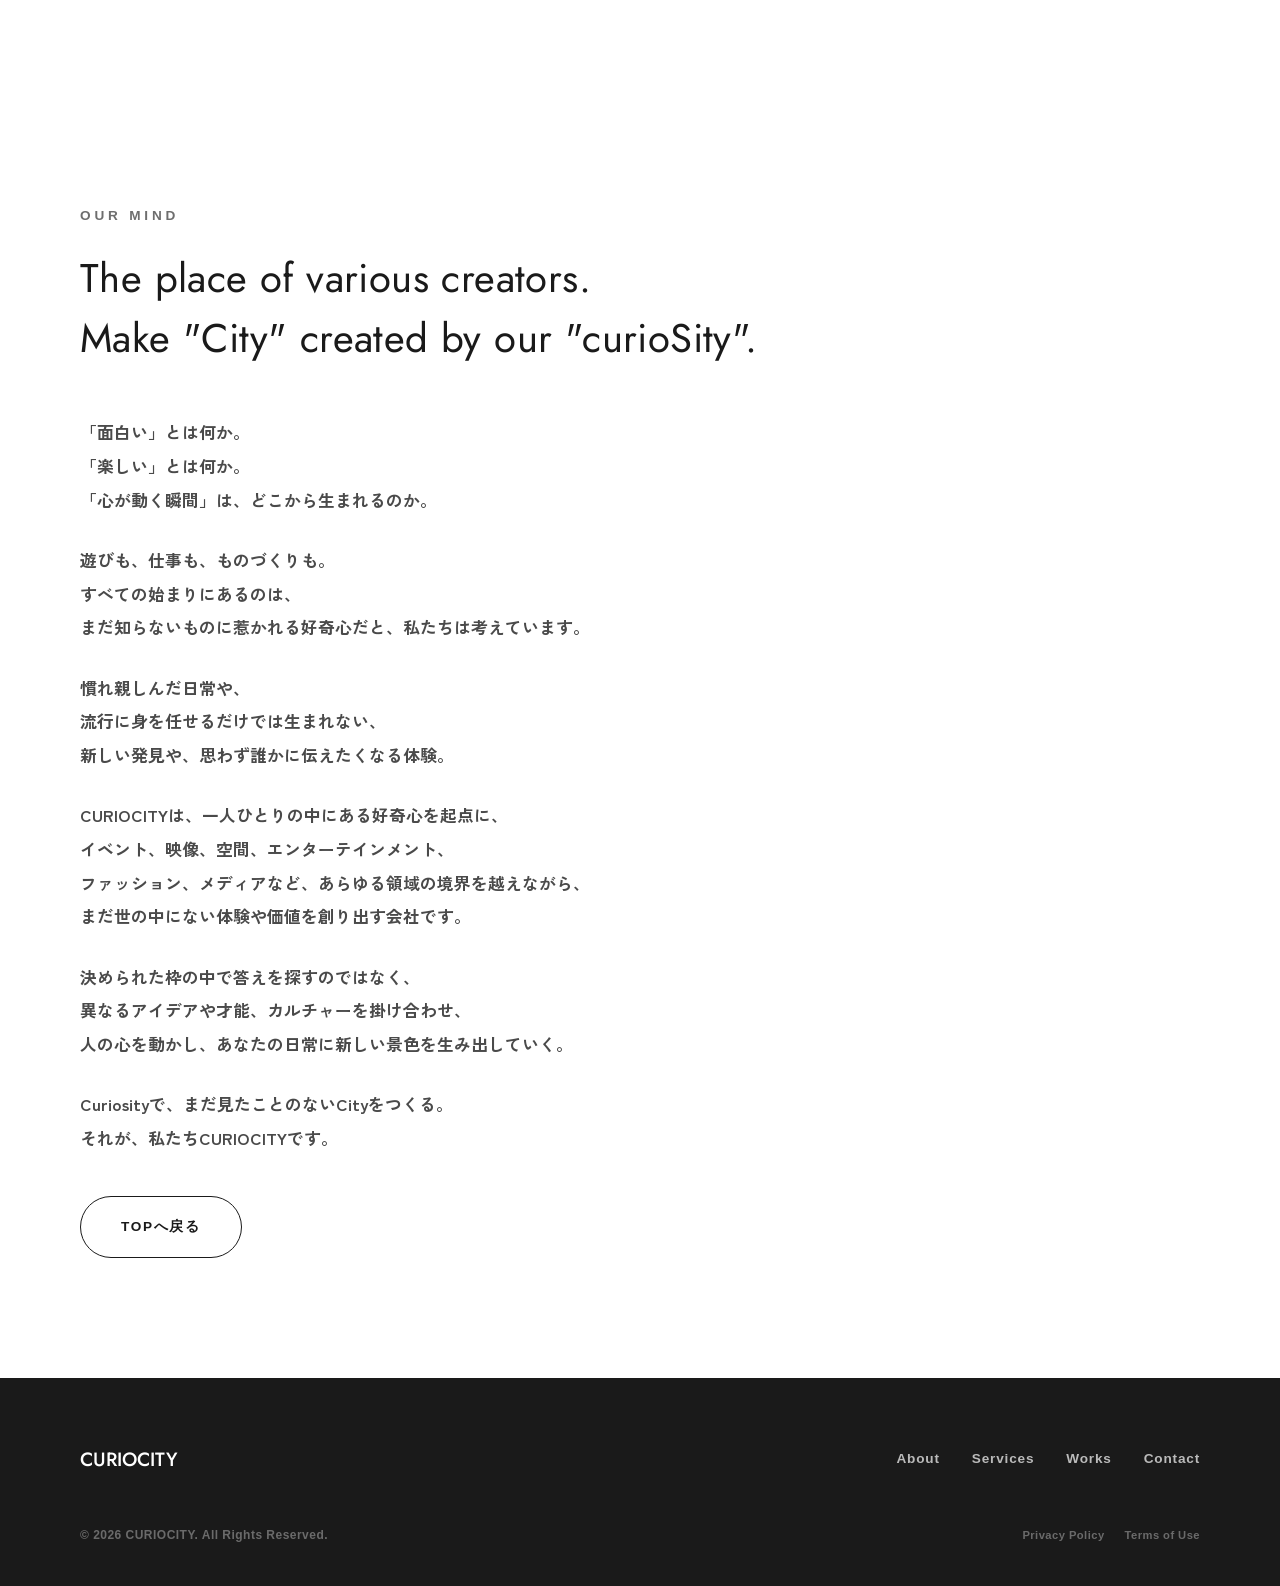
<file: about.html>
<!DOCTYPE html>
<html lang="ja">
<head>
<!-- Google tag (gtag.js) -->
<script async src="https://www.googletagmanager.com/gtag/js?id=G-DSJXKPW8YB"></script>
<script>
  window.dataLayer = window.dataLayer || [];
  function gtag(){dataLayer.push(arguments);}
  gtag('js', new Date());

  gtag('config', 'G-DSJXKPW8YB');
</script>
<meta charset="UTF-8">
<meta name="viewport" content="width=device-width, initial-scale=1.0">
<title>About | 株式会社CURIOCITY</title>
<meta name="description" content="株式会社CURIOCITYについて。好奇心を起点に企画からプロデュースまで手がけるクリエイティブカンパニーの理念、事業内容、会社情報をご紹介します。">
<link rel="canonical" href="https://curiocitytokyo.com/about.html">

<!-- Favicon -->
<link rel="icon" type="image/png" sizes="32x32" href="assets/icons/favicon-32.png">
<link rel="icon" type="image/png" sizes="16x16" href="assets/icons/favicon-16.png">
<link rel="apple-touch-icon" sizes="180x180" href="assets/icons/apple-touch-icon.png">
<link rel="icon" type="image/png" sizes="192x192" href="assets/icons/icon-192.png">

<!-- Open Graph / Facebook -->
<meta property="og:type" content="website">
<meta property="og:url" content="https://curiocitytokyo.com/about.html">
<meta property="og:title" content="About | 株式会社CURIOCITY">
<meta property="og:description" content="株式会社CURIOCITYについて。好奇心を起点に企画からプロデュースまで手がけるクリエイティブカンパニーの理念、事業内容、会社情報をご紹介します。">
<meta property="og:image" content="https://curiocitytokyo.com/assets/images/works/01-anime-tokyo-night.jpeg">
<meta property="og:locale" content="ja_JP">
<meta property="og:site_name" content="CURIOCITY">

<!-- Twitter -->
<meta name="twitter:card" content="summary_large_image">
<meta name="twitter:title" content="About | 株式会社CURIOCITY">
<meta name="twitter:description" content="株式会社CURIOCITYについて。好奇心を起点に企画からプロデュースまで手がけるクリエイティブカンパニーの理念、事業内容、会社情報をご紹介します。">
<meta name="twitter:image" content="https://curiocitytokyo.com/assets/images/works/01-anime-tokyo-night.jpeg">

<link rel="preconnect" href="https://fonts.googleapis.com">
<link rel="preconnect" href="https://fonts.gstatic.com" crossorigin>
<link href="https://fonts.googleapis.com/css2?family=Zen+Kaku+Gothic+New:wght@300;400;500;700;900&family=Jost:wght@300;400;500;600;700&display=swap" rel="stylesheet">
<link rel="stylesheet" href="css/style.css?v=6">
</head>
<body>

<div class="cursor-dot" aria-hidden="true"></div>

<!-- ==================== HEADER ==================== -->
<header class="header" id="header">
  <div class="header__inner">
    <a href="index.html#top" class="header__logo">CURIOCITY</a>

    <nav class="header__nav" id="header-nav">
      <ul class="header__nav-list">
        <li><a href="index.html#about" class="nav-link">About</a></li>
        <li><a href="index.html#services" class="nav-link">Services</a></li>
        <li><a href="works.html" class="nav-link">Works</a></li>
        <li><a href="index.html#contact" class="nav-link nav-link--cta">Contact</a></li>
      </ul>
    </nav>

    <button class="header__toggle" id="nav-toggle" aria-label="メニューを開く" aria-expanded="false" aria-controls="header-nav">
      <span></span>
      <span></span>
      <span></span>
    </button>
  </div>
</header>

<main id="top">

  <!-- ==================== ABOUT HERO ==================== -->
  <section class="about-hero">
    <div class="about-hero__motion" aria-hidden="true">
    </div>
    <div class="section-inner">
      <p class="section-label" data-reveal>OUR MIND</p>
      <h1 class="about-hero__title" data-reveal>
        The place of various creators.<br>
        Make &quot;City&quot; created by our &quot;curioSity&quot;.
      </h1>
      <div class="about-hero__lead" data-reveal>
        <p>
          「面白い」とは何か。<br>
          「楽しい」とは何か。<br>
          「心が動く瞬間」は、どこから生まれるのか。
        </p>
        <p>
          遊びも、仕事も、ものづくりも。<br>
          すべての始まりにあるのは、<br>
          まだ知らないものに惹かれる好奇心だと、私たちは考えています。
        </p>
        <p>
          慣れ親しんだ日常や、<br>
          流行に身を任せるだけでは生まれない、<br>
          新しい発見や、思わず誰かに伝えたくなる体験。
        </p>
        <p>
          CURIOCITYは、一人ひとりの中にある好奇心を起点に、<br>
          イベント、映像、空間、エンターテインメント、<br>
          ファッション、メディアなど、あらゆる領域の境界を越えながら、<br>
          まだ世の中にない体験や価値を創り出す会社です。
        </p>
        <p>
          決められた枠の中で答えを探すのではなく、<br>
          異なるアイデアや才能、カルチャーを掛け合わせ、<br>
          人の心を動かし、あなたの日常に新しい景色を生み出していく。
        </p>
        <p>
          Curiosityで、まだ見たことのないCityをつくる。<br>
          それが、私たちCURIOCITYです。
        </p>
      </div>
      <div class="about__cta" data-reveal>
        <a href="index.html#top" class="btn-outline">TOPへ戻る</a>
      </div>
    </div>
  </section>

</main>

<!-- ==================== FOOTER ==================== -->
<footer class="footer">
  <div class="section-inner footer__inner">
    <a href="index.html#top" class="footer__logo">CURIOCITY</a>
    <ul class="footer__nav">
      <li><a href="index.html#about">About</a></li>
      <li><a href="index.html#services">Services</a></li>
      <li><a href="works.html">Works</a></li>
      <li><a href="index.html#contact">Contact</a></li>
    </ul>
    <div class="footer__bottom">
      <p class="footer__copy">&copy; 2026 CURIOCITY. All Rights Reserved.</p>
      <div class="footer__legal">
        <a href="privacy-policy.html">Privacy Policy</a>
        <a href="terms-of-use.html">Terms of Use</a>
      </div>
    </div>
  </div>
</footer>

<script src="js/script.js?v=27"></script>
</body>
</html>
</file>
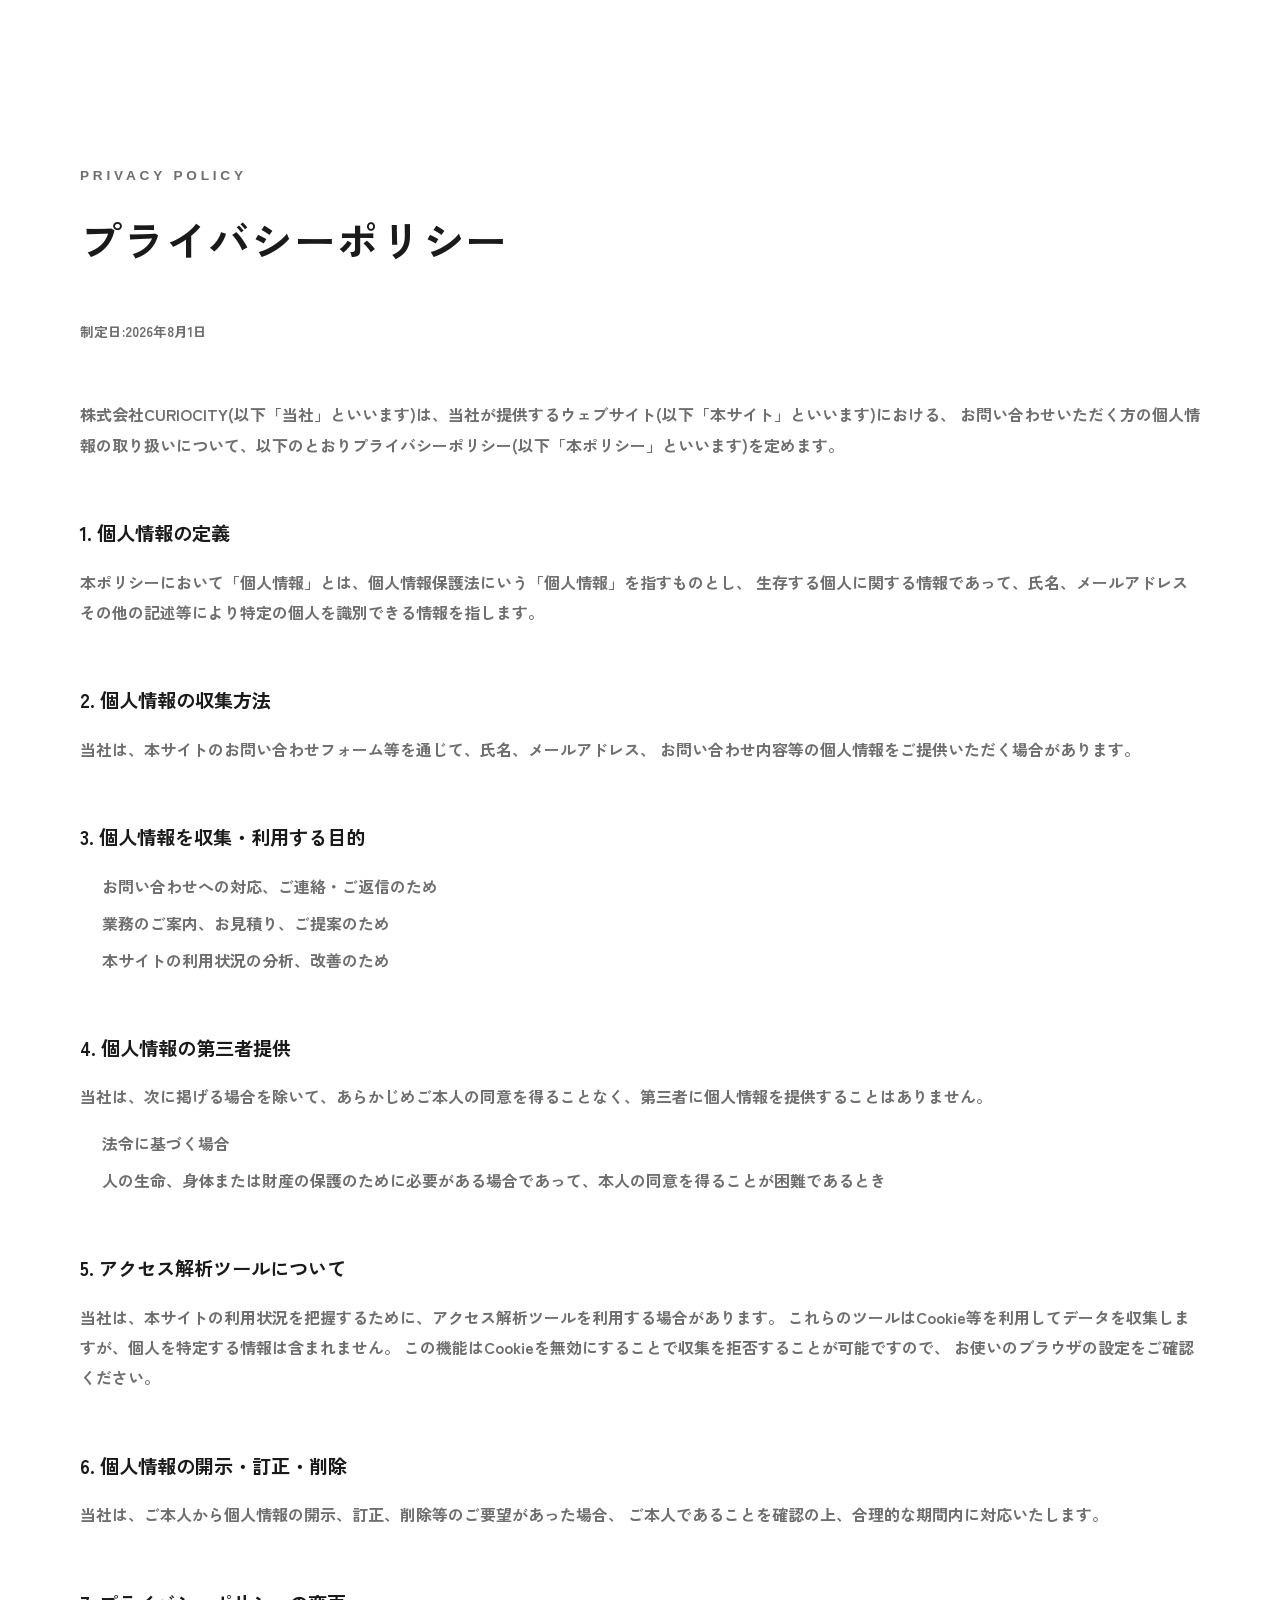
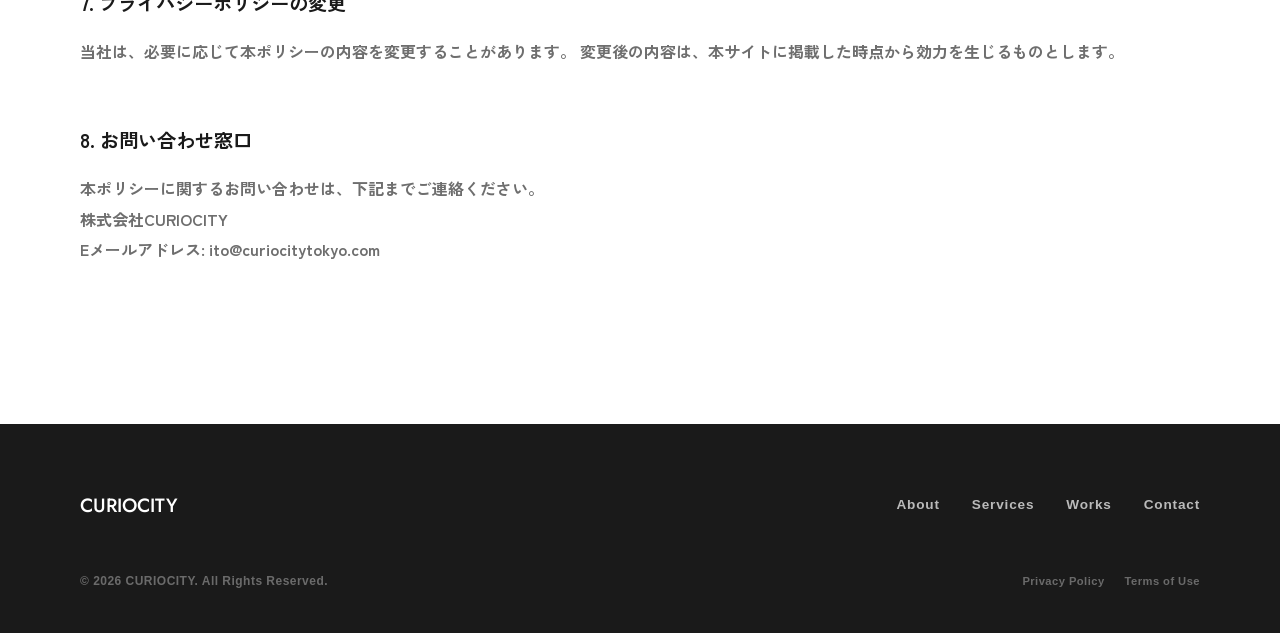
<file: privacy-policy.html>
<!DOCTYPE html>
<html lang="ja">
<head>
<!-- Google tag (gtag.js) -->
<script async src="https://www.googletagmanager.com/gtag/js?id=G-DSJXKPW8YB"></script>
<script>
  window.dataLayer = window.dataLayer || [];
  function gtag(){dataLayer.push(arguments);}
  gtag('js', new Date());

  gtag('config', 'G-DSJXKPW8YB');
</script>
<meta charset="UTF-8">
<meta name="viewport" content="width=device-width, initial-scale=1.0">
<title>Privacy Policy | 株式会社CURIOCITY</title>
<meta name="description" content="株式会社CURIOCITYのプライバシーポリシー(個人情報保護方針)です。">
<link rel="canonical" href="https://curiocitytokyo.com/privacy-policy.html">
<meta name="robots" content="noindex">

<!-- Favicon -->
<link rel="icon" type="image/png" sizes="32x32" href="assets/icons/favicon-32.png">
<link rel="icon" type="image/png" sizes="16x16" href="assets/icons/favicon-16.png">
<link rel="apple-touch-icon" sizes="180x180" href="assets/icons/apple-touch-icon.png">
<link rel="icon" type="image/png" sizes="192x192" href="assets/icons/icon-192.png">

<link rel="preconnect" href="https://fonts.googleapis.com">
<link rel="preconnect" href="https://fonts.gstatic.com" crossorigin>
<link href="https://fonts.googleapis.com/css2?family=Zen+Kaku+Gothic+New:wght@300;400;500;700;900&family=Jost:wght@300;400;500;600;700&display=swap" rel="stylesheet">
<link rel="stylesheet" href="css/style.css?v=6">
</head>
<body>

<div class="cursor-dot" aria-hidden="true"></div>

<!-- ==================== HEADER ==================== -->
<header class="header" id="header">
  <div class="header__inner">
    <a href="index.html#top" class="header__logo">CURIOCITY</a>

    <nav class="header__nav" id="header-nav">
      <ul class="header__nav-list">
        <li><a href="index.html#about" class="nav-link">About</a></li>
        <li><a href="index.html#services" class="nav-link">Services</a></li>
        <li><a href="works.html" class="nav-link">Works</a></li>
        <li><a href="index.html#contact" class="nav-link nav-link--cta">Contact</a></li>
      </ul>
    </nav>

    <button class="header__toggle" id="nav-toggle" aria-label="メニューを開く" aria-expanded="false" aria-controls="header-nav">
      <span></span>
      <span></span>
      <span></span>
    </button>
  </div>
</header>

<main id="top">

  <!-- ==================== PRIVACY POLICY ==================== -->
  <section class="legal legal--page">
    <div class="section-inner">
      <p class="section-label" data-reveal>PRIVACY POLICY</p>
      <h1 class="section-title" data-reveal>プライバシーポリシー</h1>
      <p class="legal__updated" data-reveal>制定日:2026年8月1日</p>

      <div class="legal__content" data-reveal>
        <p>
          株式会社CURIOCITY(以下「当社」といいます)は、当社が提供するウェブサイト(以下「本サイト」といいます)における、
          お問い合わせいただく方の個人情報の取り扱いについて、以下のとおりプライバシーポリシー(以下「本ポリシー」といいます)を定めます。
        </p>

        <h2>1. 個人情報の定義</h2>
        <p>
          本ポリシーにおいて「個人情報」とは、個人情報保護法にいう「個人情報」を指すものとし、
          生存する個人に関する情報であって、氏名、メールアドレスその他の記述等により特定の個人を識別できる情報を指します。
        </p>

        <h2>2. 個人情報の収集方法</h2>
        <p>
          当社は、本サイトのお問い合わせフォーム等を通じて、氏名、メールアドレス、
          お問い合わせ内容等の個人情報をご提供いただく場合があります。
        </p>

        <h2>3. 個人情報を収集・利用する目的</h2>
        <ul>
          <li>お問い合わせへの対応、ご連絡・ご返信のため</li>
          <li>業務のご案内、お見積り、ご提案のため</li>
          <li>本サイトの利用状況の分析、改善のため</li>
        </ul>

        <h2>4. 個人情報の第三者提供</h2>
        <p>
          当社は、次に掲げる場合を除いて、あらかじめご本人の同意を得ることなく、第三者に個人情報を提供することはありません。
        </p>
        <ul>
          <li>法令に基づく場合</li>
          <li>人の生命、身体または財産の保護のために必要がある場合であって、本人の同意を得ることが困難であるとき</li>
        </ul>

        <h2>5. アクセス解析ツールについて</h2>
        <p>
          当社は、本サイトの利用状況を把握するために、アクセス解析ツールを利用する場合があります。
          これらのツールはCookie等を利用してデータを収集しますが、個人を特定する情報は含まれません。
          この機能はCookieを無効にすることで収集を拒否することが可能ですので、
          お使いのブラウザの設定をご確認ください。
        </p>

        <h2>6. 個人情報の開示・訂正・削除</h2>
        <p>
          当社は、ご本人から個人情報の開示、訂正、削除等のご要望があった場合、
          ご本人であることを確認の上、合理的な期間内に対応いたします。
        </p>

        <h2>7. プライバシーポリシーの変更</h2>
        <p>
          当社は、必要に応じて本ポリシーの内容を変更することがあります。
          変更後の内容は、本サイトに掲載した時点から効力を生じるものとします。
        </p>

        <h2>8. お問い合わせ窓口</h2>
        <p>
          本ポリシーに関するお問い合わせは、下記までご連絡ください。<br>
          株式会社CURIOCITY<br>
          Eメールアドレス: <a href="mailto:ito@curiocitytokyo.com">ito@curiocitytokyo.com</a>
        </p>
      </div>
    </div>
  </section>

</main>

<!-- ==================== FOOTER ==================== -->
<footer class="footer">
  <div class="section-inner footer__inner">
    <a href="index.html#top" class="footer__logo">CURIOCITY</a>
    <ul class="footer__nav">
      <li><a href="index.html#about">About</a></li>
      <li><a href="index.html#services">Services</a></li>
      <li><a href="works.html">Works</a></li>
      <li><a href="index.html#contact">Contact</a></li>
    </ul>
    <div class="footer__bottom">
      <p class="footer__copy">&copy; 2026 CURIOCITY. All Rights Reserved.</p>
      <div class="footer__legal">
        <a href="privacy-policy.html">Privacy Policy</a>
        <a href="terms-of-use.html">Terms of Use</a>
      </div>
    </div>
  </div>
</footer>

<script src="js/script.js?v=27"></script>
</body>
</html>
</file>
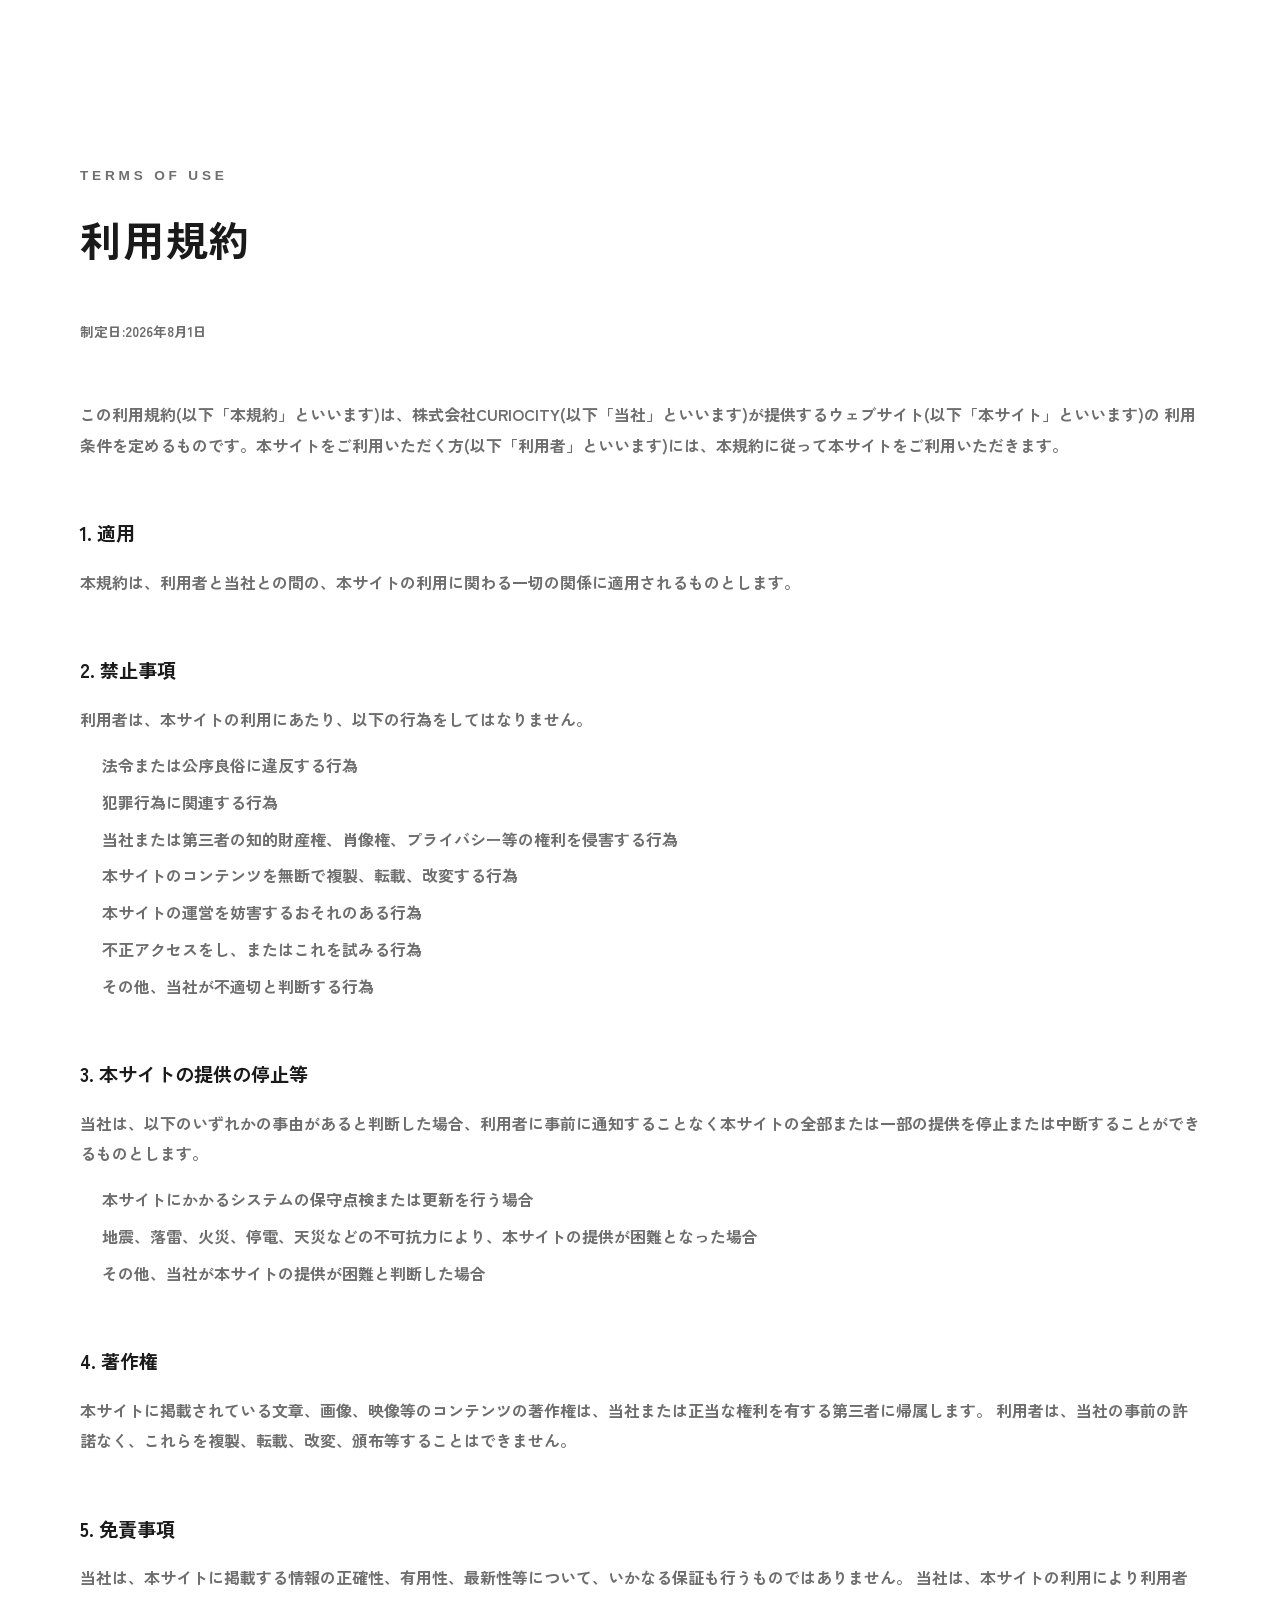
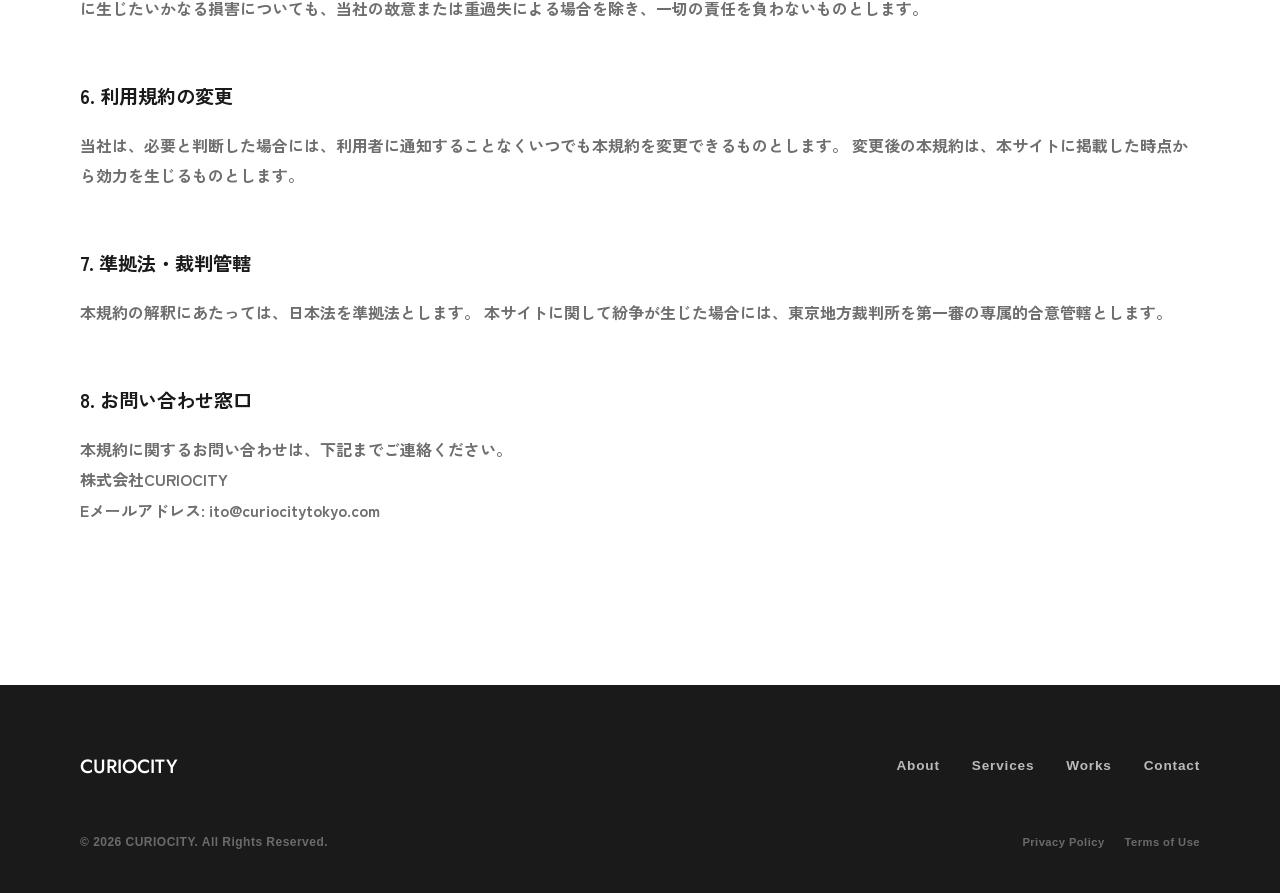
<file: terms-of-use.html>
<!DOCTYPE html>
<html lang="ja">
<head>
<!-- Google tag (gtag.js) -->
<script async src="https://www.googletagmanager.com/gtag/js?id=G-DSJXKPW8YB"></script>
<script>
  window.dataLayer = window.dataLayer || [];
  function gtag(){dataLayer.push(arguments);}
  gtag('js', new Date());

  gtag('config', 'G-DSJXKPW8YB');
</script>
<meta charset="UTF-8">
<meta name="viewport" content="width=device-width, initial-scale=1.0">
<title>Terms of Use | 株式会社CURIOCITY</title>
<meta name="description" content="株式会社CURIOCITYの利用規約です。">
<link rel="canonical" href="https://curiocitytokyo.com/terms-of-use.html">
<meta name="robots" content="noindex">

<!-- Favicon -->
<link rel="icon" type="image/png" sizes="32x32" href="assets/icons/favicon-32.png">
<link rel="icon" type="image/png" sizes="16x16" href="assets/icons/favicon-16.png">
<link rel="apple-touch-icon" sizes="180x180" href="assets/icons/apple-touch-icon.png">
<link rel="icon" type="image/png" sizes="192x192" href="assets/icons/icon-192.png">

<link rel="preconnect" href="https://fonts.googleapis.com">
<link rel="preconnect" href="https://fonts.gstatic.com" crossorigin>
<link href="https://fonts.googleapis.com/css2?family=Zen+Kaku+Gothic+New:wght@300;400;500;700;900&family=Jost:wght@300;400;500;600;700&display=swap" rel="stylesheet">
<link rel="stylesheet" href="css/style.css?v=6">
</head>
<body>

<div class="cursor-dot" aria-hidden="true"></div>

<!-- ==================== HEADER ==================== -->
<header class="header" id="header">
  <div class="header__inner">
    <a href="index.html#top" class="header__logo">CURIOCITY</a>

    <nav class="header__nav" id="header-nav">
      <ul class="header__nav-list">
        <li><a href="index.html#about" class="nav-link">About</a></li>
        <li><a href="index.html#services" class="nav-link">Services</a></li>
        <li><a href="works.html" class="nav-link">Works</a></li>
        <li><a href="index.html#contact" class="nav-link nav-link--cta">Contact</a></li>
      </ul>
    </nav>

    <button class="header__toggle" id="nav-toggle" aria-label="メニューを開く" aria-expanded="false" aria-controls="header-nav">
      <span></span>
      <span></span>
      <span></span>
    </button>
  </div>
</header>

<main id="top">

  <!-- ==================== TERMS OF USE ==================== -->
  <section class="legal legal--page">
    <div class="section-inner">
      <p class="section-label" data-reveal>TERMS OF USE</p>
      <h1 class="section-title" data-reveal>利用規約</h1>
      <p class="legal__updated" data-reveal>制定日:2026年8月1日</p>

      <div class="legal__content" data-reveal>
        <p>
          この利用規約(以下「本規約」といいます)は、株式会社CURIOCITY(以下「当社」といいます)が提供するウェブサイト(以下「本サイト」といいます)の
          利用条件を定めるものです。本サイトをご利用いただく方(以下「利用者」といいます)には、本規約に従って本サイトをご利用いただきます。
        </p>

        <h2>1. 適用</h2>
        <p>
          本規約は、利用者と当社との間の、本サイトの利用に関わる一切の関係に適用されるものとします。
        </p>

        <h2>2. 禁止事項</h2>
        <p>
          利用者は、本サイトの利用にあたり、以下の行為をしてはなりません。
        </p>
        <ul>
          <li>法令または公序良俗に違反する行為</li>
          <li>犯罪行為に関連する行為</li>
          <li>当社または第三者の知的財産権、肖像権、プライバシー等の権利を侵害する行為</li>
          <li>本サイトのコンテンツを無断で複製、転載、改変する行為</li>
          <li>本サイトの運営を妨害するおそれのある行為</li>
          <li>不正アクセスをし、またはこれを試みる行為</li>
          <li>その他、当社が不適切と判断する行為</li>
        </ul>

        <h2>3. 本サイトの提供の停止等</h2>
        <p>
          当社は、以下のいずれかの事由があると判断した場合、利用者に事前に通知することなく本サイトの全部または一部の提供を停止または中断することができるものとします。
        </p>
        <ul>
          <li>本サイトにかかるシステムの保守点検または更新を行う場合</li>
          <li>地震、落雷、火災、停電、天災などの不可抗力により、本サイトの提供が困難となった場合</li>
          <li>その他、当社が本サイトの提供が困難と判断した場合</li>
        </ul>

        <h2>4. 著作権</h2>
        <p>
          本サイトに掲載されている文章、画像、映像等のコンテンツの著作権は、当社または正当な権利を有する第三者に帰属します。
          利用者は、当社の事前の許諾なく、これらを複製、転載、改変、頒布等することはできません。
        </p>

        <h2>5. 免責事項</h2>
        <p>
          当社は、本サイトに掲載する情報の正確性、有用性、最新性等について、いかなる保証も行うものではありません。
          当社は、本サイトの利用により利用者に生じたいかなる損害についても、当社の故意または重過失による場合を除き、一切の責任を負わないものとします。
        </p>

        <h2>6. 利用規約の変更</h2>
        <p>
          当社は、必要と判断した場合には、利用者に通知することなくいつでも本規約を変更できるものとします。
          変更後の本規約は、本サイトに掲載した時点から効力を生じるものとします。
        </p>

        <h2>7. 準拠法・裁判管轄</h2>
        <p>
          本規約の解釈にあたっては、日本法を準拠法とします。
          本サイトに関して紛争が生じた場合には、東京地方裁判所を第一審の専属的合意管轄とします。
        </p>

        <h2>8. お問い合わせ窓口</h2>
        <p>
          本規約に関するお問い合わせは、下記までご連絡ください。<br>
          株式会社CURIOCITY<br>
          Eメールアドレス: <a href="mailto:ito@curiocitytokyo.com">ito@curiocitytokyo.com</a>
        </p>
      </div>
    </div>
  </section>

</main>

<!-- ==================== FOOTER ==================== -->
<footer class="footer">
  <div class="section-inner footer__inner">
    <a href="index.html#top" class="footer__logo">CURIOCITY</a>
    <ul class="footer__nav">
      <li><a href="index.html#about">About</a></li>
      <li><a href="index.html#services">Services</a></li>
      <li><a href="works.html">Works</a></li>
      <li><a href="index.html#contact">Contact</a></li>
    </ul>
    <div class="footer__bottom">
      <p class="footer__copy">&copy; 2026 CURIOCITY. All Rights Reserved.</p>
      <div class="footer__legal">
        <a href="privacy-policy.html">Privacy Policy</a>
        <a href="terms-of-use.html">Terms of Use</a>
      </div>
    </div>
  </div>
</footer>

<script src="js/script.js?v=27"></script>
</body>
</html>
</file>
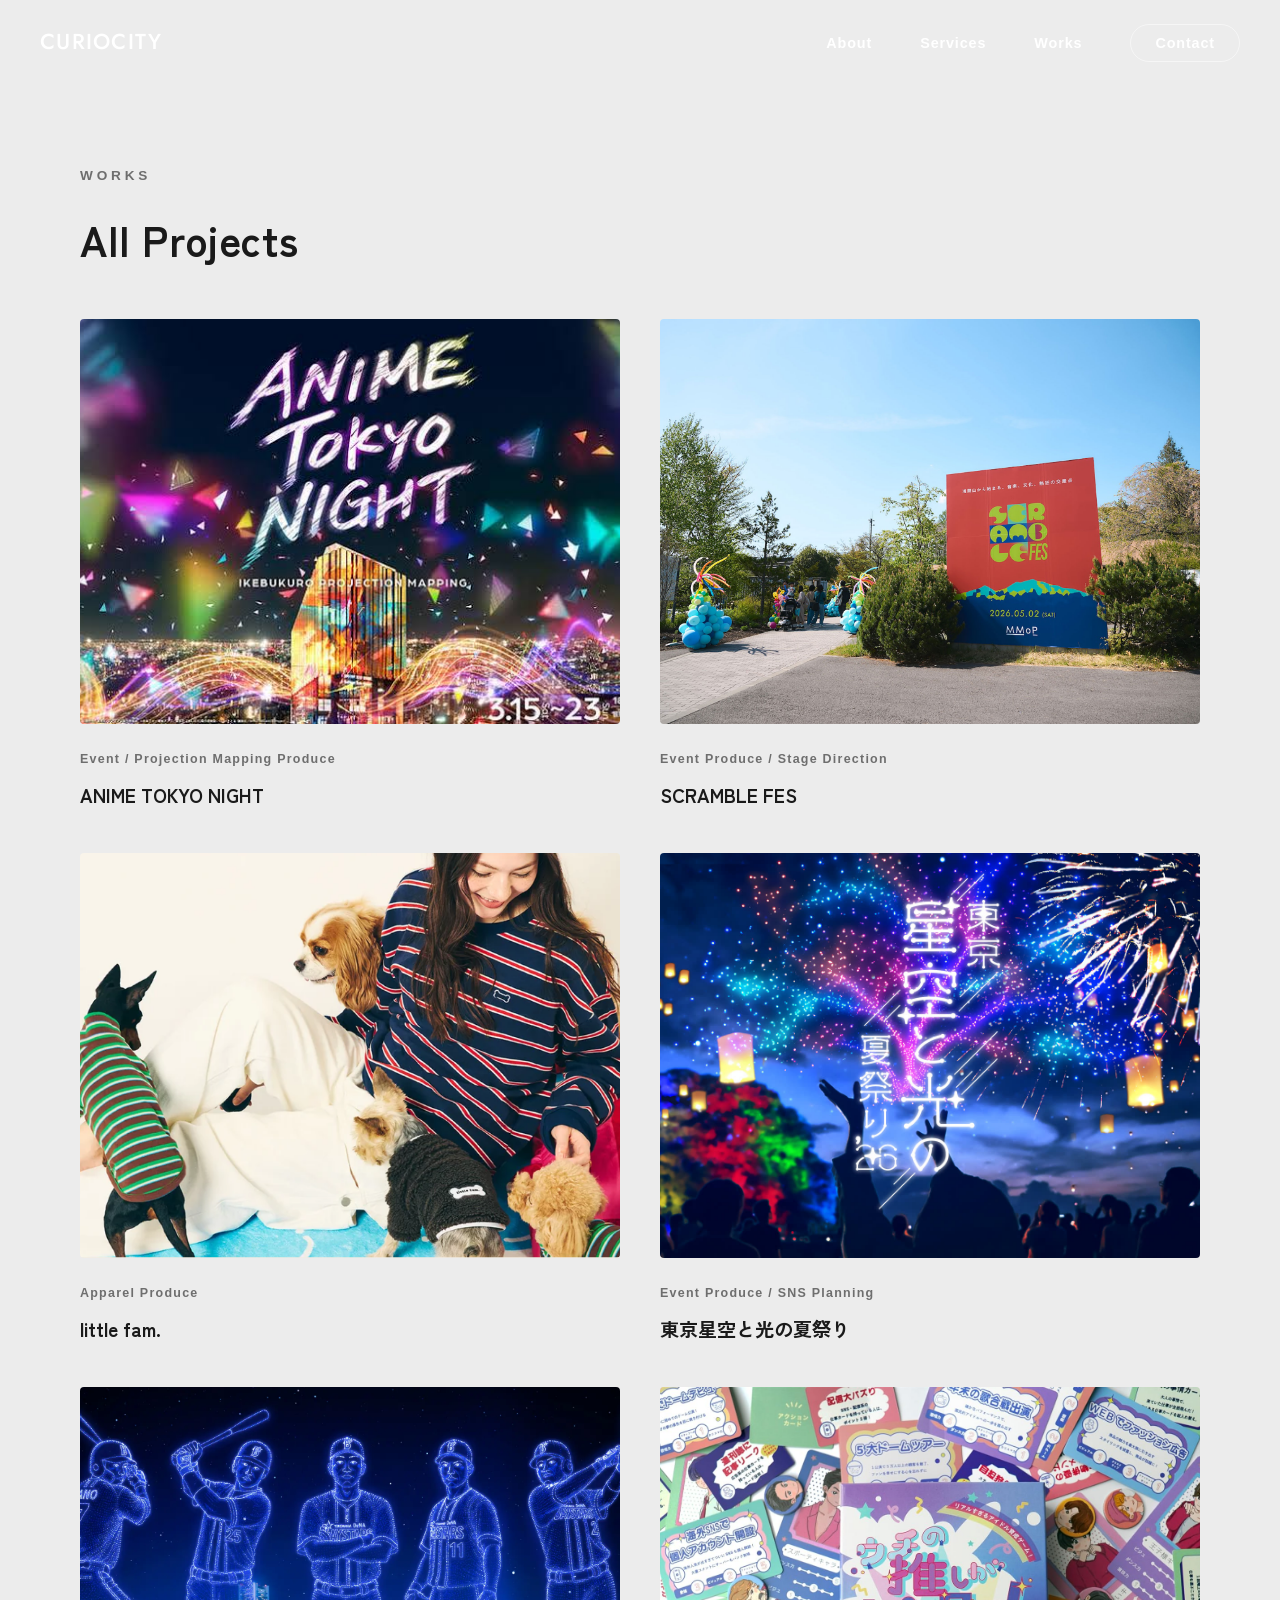
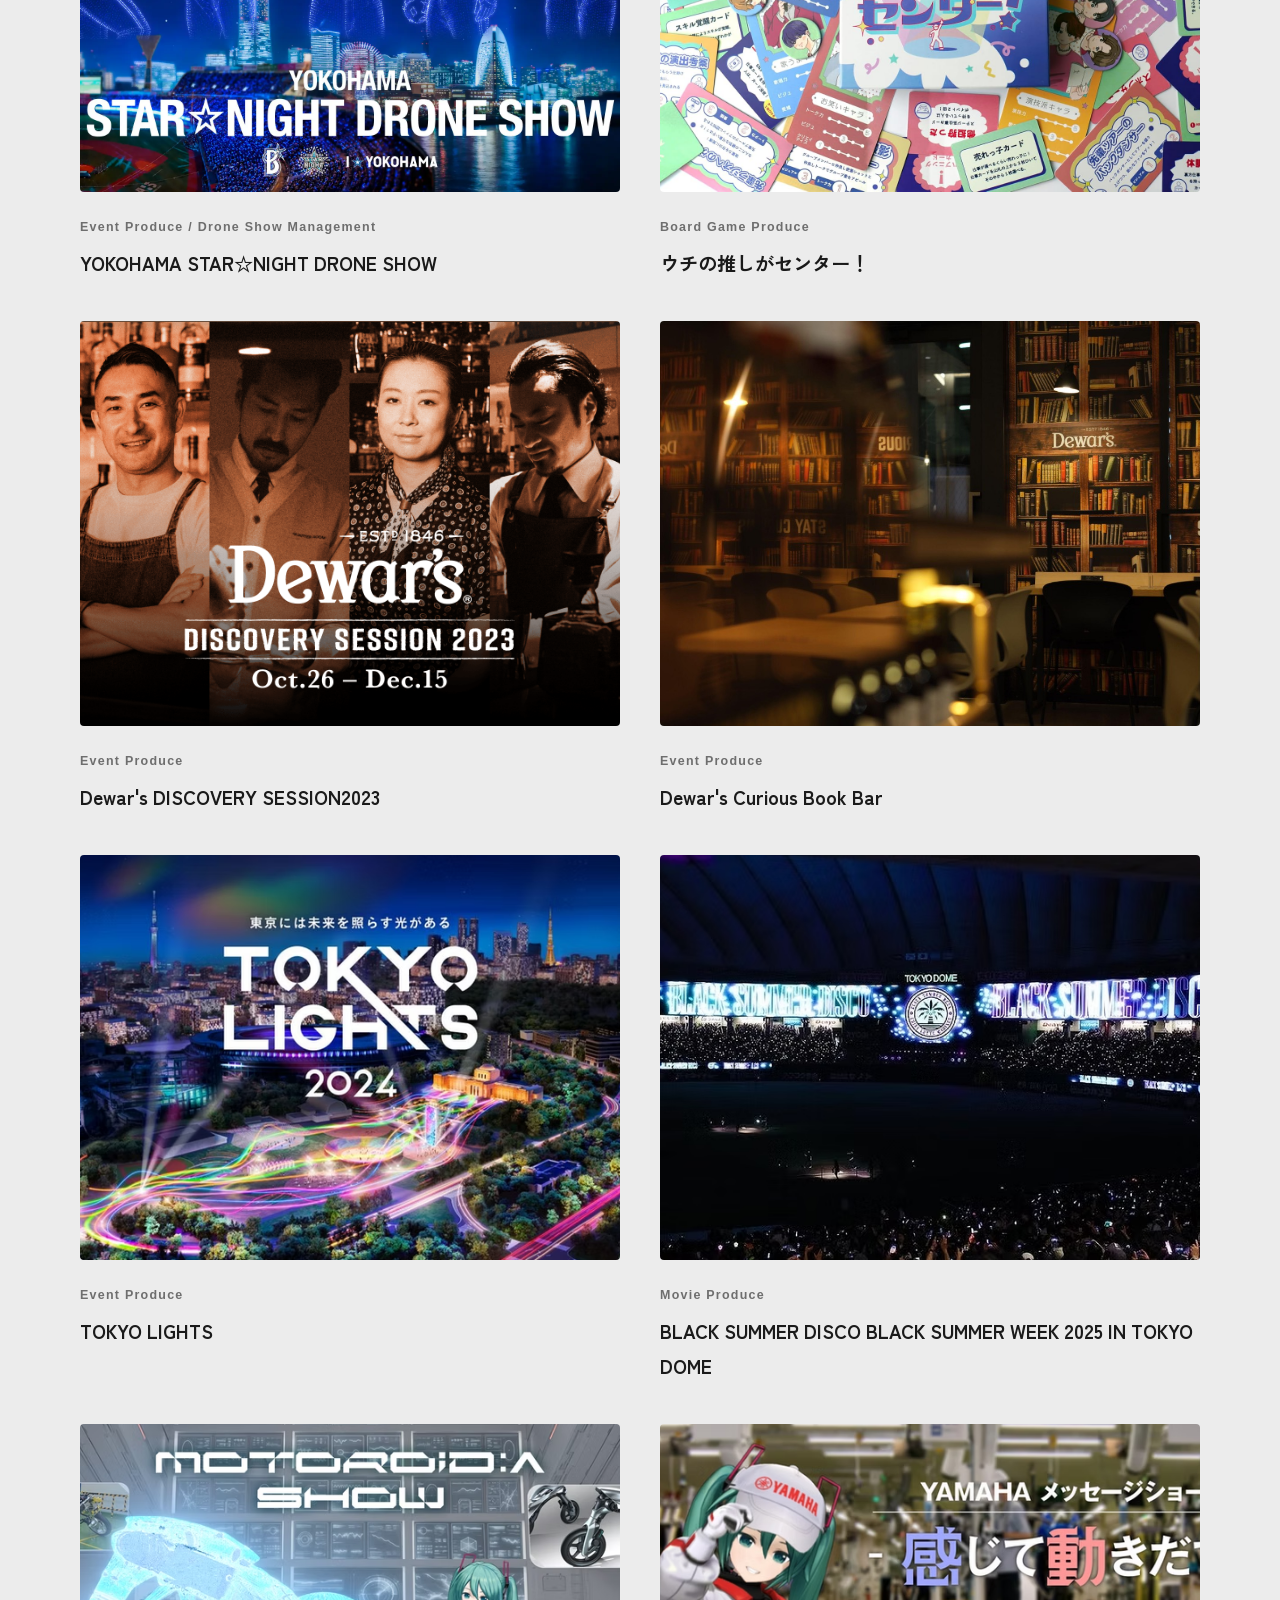
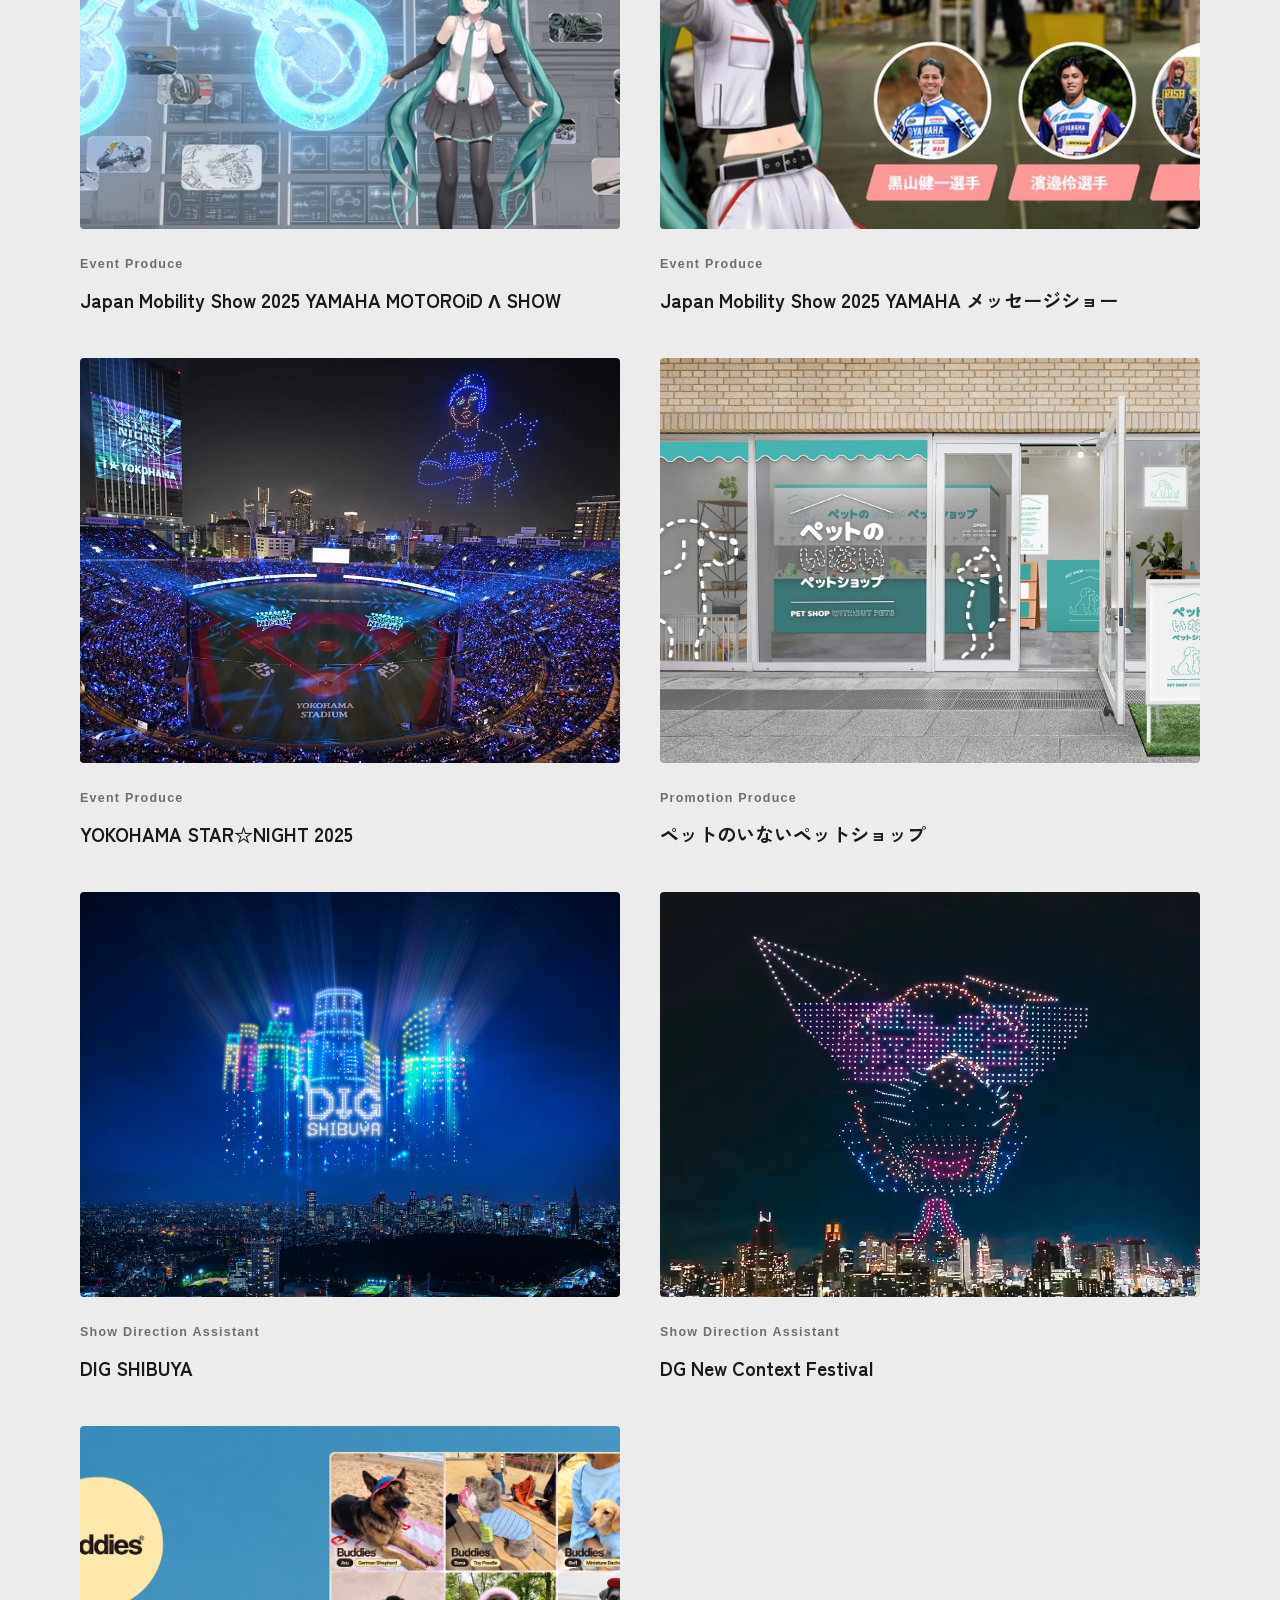
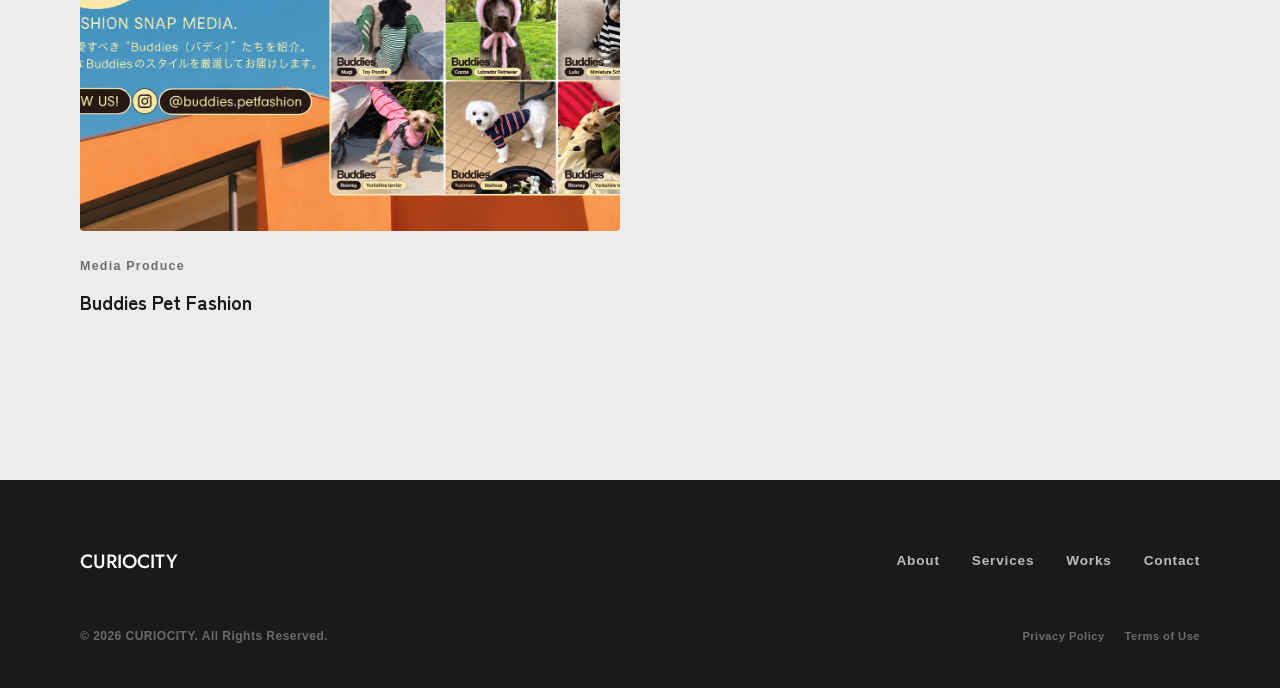
<file: works.html>
<!DOCTYPE html>
<html lang="ja">
<head>
<!-- Google tag (gtag.js) -->
<script async src="https://www.googletagmanager.com/gtag/js?id=G-DSJXKPW8YB"></script>
<script>
  window.dataLayer = window.dataLayer || [];
  function gtag(){dataLayer.push(arguments);}
  gtag('js', new Date());

  gtag('config', 'G-DSJXKPW8YB');
</script>
<meta charset="UTF-8">
<meta name="viewport" content="width=device-width, initial-scale=1.0">
<title>Works | 株式会社CURIOCITY</title>
<meta name="description" content="株式会社CURIOCITYの実績一覧。企画・プロデュースを手がけたイベント、プロダクト、映像などのプロジェクトをご紹介します。">
<link rel="canonical" href="https://curiocitytokyo.com/works.html">

<!-- Favicon -->
<link rel="icon" type="image/png" sizes="32x32" href="assets/icons/favicon-32.png">
<link rel="icon" type="image/png" sizes="16x16" href="assets/icons/favicon-16.png">
<link rel="apple-touch-icon" sizes="180x180" href="assets/icons/apple-touch-icon.png">
<link rel="icon" type="image/png" sizes="192x192" href="assets/icons/icon-192.png">

<!-- Open Graph / Facebook -->
<meta property="og:type" content="website">
<meta property="og:url" content="https://curiocitytokyo.com/works.html">
<meta property="og:title" content="Works | 株式会社CURIOCITY">
<meta property="og:description" content="株式会社CURIOCITYの実績一覧。企画・プロデュースを手がけたイベント、プロダクト、映像などのプロジェクトをご紹介します。">
<meta property="og:image" content="https://curiocitytokyo.com/assets/images/works/01-anime-tokyo-night.jpeg">
<meta property="og:locale" content="ja_JP">
<meta property="og:site_name" content="CURIOCITY">

<!-- Twitter -->
<meta name="twitter:card" content="summary_large_image">
<meta name="twitter:title" content="Works | 株式会社CURIOCITY">
<meta name="twitter:description" content="株式会社CURIOCITYの実績一覧。企画・プロデュースを手がけたイベント、プロダクト、映像などのプロジェクトをご紹介します。">
<meta name="twitter:image" content="https://curiocitytokyo.com/assets/images/works/01-anime-tokyo-night.jpeg">

<link rel="preconnect" href="https://fonts.googleapis.com">
<link rel="preconnect" href="https://fonts.gstatic.com" crossorigin>
<link href="https://fonts.googleapis.com/css2?family=Zen+Kaku+Gothic+New:wght@300;400;500;700;900&family=Jost:wght@300;400;500;600;700&display=swap" rel="stylesheet">
<link rel="stylesheet" href="css/style.css?v=6">
</head>
<body>

<div class="cursor-dot" aria-hidden="true"></div>

<!-- ==================== HEADER ==================== -->
<header class="header" id="header">
  <div class="header__inner">
    <a href="index.html#top" class="header__logo">CURIOCITY</a>

    <nav class="header__nav" id="header-nav">
      <ul class="header__nav-list">
        <li><a href="index.html#about" class="nav-link">About</a></li>
        <li><a href="index.html#services" class="nav-link">Services</a></li>
        <li><a href="works.html" class="nav-link">Works</a></li>
        <li><a href="index.html#contact" class="nav-link nav-link--cta">Contact</a></li>
      </ul>
    </nav>

    <button class="header__toggle" id="nav-toggle" aria-label="メニューを開く" aria-expanded="false" aria-controls="header-nav">
      <span></span>
      <span></span>
      <span></span>
    </button>
  </div>
</header>

<main id="top">

  <!-- ==================== WORKS ==================== -->
  <section class="works works--page" id="works">
    <div class="section-inner">
      <p class="section-label" data-reveal>WORKS</p>
      <h1 class="section-title" data-reveal>All Projects</h1>

      <div class="works__grid">
        <article class="work-card" data-reveal>
          <a href="https://www.youtube.com/watch?v=AjQzo8tjJ34" class="work-card__link" target="_blank" rel="noopener noreferrer">
            <div class="work-card__image">
              <img src="assets/images/works/01-anime-tokyo-night.jpeg" alt="ANIME TOKYO NIGHT" loading="lazy">
            </div>
            <div class="work-card__body">
              <span class="work-card__category">Event / Projection Mapping Produce</span>
              <h3 class="work-card__title">ANIME TOKYO NIGHT</h3>
            </div>
          </a>
        </article>

        <article class="work-card" data-reveal>
          <a href="https://scramble-fes.com/" class="work-card__link" target="_blank" rel="noopener noreferrer">
            <div class="work-card__image">
              <img src="assets/images/works/02-scramble-fes.jpg" alt="SCRAMBLE FES" loading="lazy">
            </div>
            <div class="work-card__body">
              <span class="work-card__category">Event Produce / Stage Direction</span>
              <h3 class="work-card__title">SCRAMBLE FES</h3>
            </div>
          </a>
        </article>

        <article class="work-card" data-reveal>
          <a href="https://littlefam.jp/" class="work-card__link" target="_blank" rel="noopener noreferrer">
            <div class="work-card__image">
              <img src="assets/images/works/03-little-fam.jpg" alt="little fam." loading="lazy">
            </div>
            <div class="work-card__body">
              <span class="work-card__category">Apparel Produce</span>
              <h3 class="work-card__title">little fam.</h3>
            </div>
          </a>
        </article>

        <article class="work-card" data-reveal>
          <a href="https://hoshihika-fes.redcliff-inc.co.jp/" class="work-card__link" target="_blank" rel="noopener noreferrer">
            <div class="work-card__image">
              <img src="assets/images/works/hoshi-to-hikari-natsumatsuri.jpg" alt="東京星空と光の夏祭り" loading="lazy">
            </div>
            <div class="work-card__body">
              <span class="work-card__category">Event Produce / SNS Planning</span>
              <h3 class="work-card__title">東京星空と光の夏祭り</h3>
            </div>
          </a>
        </article>

        <article class="work-card" data-reveal>
          <a href="https://www.youtube.com/watch?v=WxS3HX-9RuQ" class="work-card__link" target="_blank" rel="noopener noreferrer">
            <div class="work-card__image">
              <img src="assets/images/works/YSD.webp" alt="YOKOHAMA STAR☆NIGHT DRONE SHOW" loading="lazy">
            </div>
            <div class="work-card__body">
              <span class="work-card__category">Event Produce / Drone Show Management</span>
              <h3 class="work-card__title">YOKOHAMA STAR☆NIGHT DRONE SHOW</h3>
            </div>
          </a>
        </article>

        <article class="work-card" data-reveal>
          <a href="https://www.amazon.co.jp/dp/B0FD9FC2WZ" class="work-card__link" target="_blank" rel="noopener noreferrer">
            <div class="work-card__image">
              <img src="assets/images/works/04-oshi-center.jpg" alt="ウチの推しがセンター！" loading="lazy">
            </div>
            <div class="work-card__body">
              <span class="work-card__category">Board Game Produce</span>
              <h3 class="work-card__title">ウチの推しがセンター！</h3>
            </div>
          </a>
        </article>

        <article class="work-card" data-reveal>
          <a href="https://www.dewars-jp.com/discoverysession/" class="work-card__link" target="_blank" rel="noopener noreferrer">
            <div class="work-card__image">
              <img src="assets/images/works/05-dewars-discovery-session-2023.png" alt="Dewar's DISCOVERY SESSION2023" loading="lazy">
            </div>
            <div class="work-card__body">
              <span class="work-card__category">Event Produce</span>
              <h3 class="work-card__title">Dewar's DISCOVERY SESSION2023</h3>
            </div>
          </a>
        </article>

        <article class="work-card" data-reveal>
          <a href="https://tenro-in.com/mediagp/278688/" class="work-card__link" target="_blank" rel="noopener noreferrer">
            <div class="work-card__image">
              <img src="assets/images/works/06-dewars-curious-book-bar.jpg" alt="Dewar's Curious Book Bar" loading="lazy">
            </div>
            <div class="work-card__body">
              <span class="work-card__category">Event Produce</span>
              <h3 class="work-card__title">Dewar's Curious Book Bar</h3>
            </div>
          </a>
        </article>

        <article class="work-card" data-reveal>
          <a href="https://www.youtube.com/watch?v=uQUKFFUN_ns" class="work-card__link" target="_blank" rel="noopener noreferrer">
            <div class="work-card__image">
              <img src="assets/images/works/07-tokyo-lights.jpg" alt="TOKYO LIGHTS" loading="lazy">
            </div>
            <div class="work-card__body">
              <span class="work-card__category">Event Produce</span>
              <h3 class="work-card__title">TOKYO LIGHTS</h3>
            </div>
          </a>
        </article>

        <article class="work-card" data-reveal>
          <a href="https://www.youtube.com/watch?v=W1EdcckKHYA" class="work-card__link" target="_blank" rel="noopener noreferrer">
            <div class="work-card__image">
              <img src="assets/images/works/08-black-summer-disco.jpg" alt="BLACK SUMMER DISCO BLACK SUMMER WEEK 2025 IN TOKYO DOME" loading="lazy">
            </div>
            <div class="work-card__body">
              <span class="work-card__category">Movie Produce</span>
              <h3 class="work-card__title">BLACK SUMMER DISCO BLACK SUMMER WEEK 2025 IN TOKYO DOME</h3>
            </div>
          </a>
        </article>

        <article class="work-card" data-reveal>
          <a href="https://www.youtube.com/watch?v=YFSimODcoP8" class="work-card__link" target="_blank" rel="noopener noreferrer">
            <div class="work-card__image">
              <img src="assets/images/works/09-yamaha-motoroid-show.jpg" alt="Japan Mobility Show 2025 YAMAHA MOTOROiD Λ SHOW" loading="lazy">
            </div>
            <div class="work-card__body">
              <span class="work-card__category">Event Produce</span>
              <h3 class="work-card__title">Japan Mobility Show 2025 YAMAHA MOTOROiD Λ SHOW</h3>
            </div>
          </a>
        </article>

        <article class="work-card" data-reveal>
          <a href="https://www.youtube.com/watch?v=g6cxIMl9u80" class="work-card__link" target="_blank" rel="noopener noreferrer">
            <div class="work-card__image">
              <img src="assets/images/works/10-yamaha-message-show.jpg" alt="Japan Mobility Show 2025 YAMAHA メッセージショー" loading="lazy">
            </div>
            <div class="work-card__body">
              <span class="work-card__category">Event Produce</span>
              <h3 class="work-card__title">Japan Mobility Show 2025 YAMAHA メッセージショー</h3>
            </div>
          </a>
        </article>

        <article class="work-card" data-reveal>
          <a href="https://www.youtube.com/watch?v=WZSVp5dEHWM&t=161s" class="work-card__link" target="_blank" rel="noopener noreferrer">
            <div class="work-card__image">
              <img src="assets/images/works/11-yokohama-star-night-droneshow-202607-02.jpeg" alt="YOKOHAMA STAR☆NIGHT 2025" loading="lazy">
            </div>
            <div class="work-card__body">
              <span class="work-card__category">Event Produce</span>
              <h3 class="work-card__title">YOKOHAMA STAR☆NIGHT 2025</h3>
            </div>
          </a>
        </article>

        <article class="work-card" data-reveal>
          <a href="https://petshopwithoutpets.wixsite.com/home" class="work-card__link" target="_blank" rel="noopener noreferrer">
            <div class="work-card__image">
              <img src="assets/images/works/12-without-pet.jpg" alt="ペットのいないペットショップ" loading="lazy">
            </div>
            <div class="work-card__body">
              <span class="work-card__category">Promotion Produce</span>
              <h3 class="work-card__title">ペットのいないペットショップ</h3>
            </div>
          </a>
        </article>

        <article class="work-card" data-reveal>
          <a href="https://www.garage.co.jp/droneshow2025/" class="work-card__link" target="_blank" rel="noopener noreferrer">
            <div class="work-card__image">
              <img src="assets/images/works/13-dig-shibuya.jpg" alt="DIG SHIBUYA" loading="lazy">
            </div>
            <div class="work-card__body">
              <span class="work-card__category">Show Direction Assistant</span>
              <h3 class="work-card__title">DIG SHIBUYA</h3>
            </div>
          </a>
        </article>

        <article class="work-card" data-reveal>
          <a href="https://ncf.garage.co.jp/" class="work-card__link" target="_blank" rel="noopener noreferrer">
            <div class="work-card__image">
              <img src="assets/images/works/14-dg-new-context-festival.webp" alt="DG New Context Festival" loading="lazy">
            </div>
            <div class="work-card__body">
              <span class="work-card__category">Show Direction Assistant</span>
              <h3 class="work-card__title">DG New Context Festival</h3>
            </div>
          </a>
        </article>

        <article class="work-card" data-reveal>
          <a href="https://buddies-petfashion.netlify.app/" class="work-card__link" target="_blank" rel="noopener noreferrer">
            <div class="work-card__image">
              <img src="assets/images/works/Buddies.png" alt="Buddies Pet Fashion" loading="lazy">
            </div>
            <div class="work-card__body">
              <span class="work-card__category">Media Produce</span>
              <h3 class="work-card__title">Buddies Pet Fashion</h3>
            </div>
          </a>
        </article>
      </div>
    </div>
  </section>

</main>

<!-- ==================== FOOTER ==================== -->
<footer class="footer">
  <div class="section-inner footer__inner">
    <a href="index.html#top" class="footer__logo">CURIOCITY</a>
    <ul class="footer__nav">
      <li><a href="index.html#about">About</a></li>
      <li><a href="index.html#services">Services</a></li>
      <li><a href="works.html">Works</a></li>
      <li><a href="index.html#contact">Contact</a></li>
    </ul>
    <div class="footer__bottom">
      <p class="footer__copy">&copy; 2026 CURIOCITY. All Rights Reserved.</p>
      <div class="footer__legal">
        <a href="privacy-policy.html">Privacy Policy</a>
        <a href="terms-of-use.html">Terms of Use</a>
      </div>
    </div>
  </div>
</footer>

<script src="js/script.js?v=27"></script>
</body>
</html>
</file>
<file: css/style.css>
/* ==========================================================================
   CURICITY — style.css
   ========================================================================== */

:root {
  --color-white: #ffffff;
  --color-black: #131313;
  --color-dark: #1a1a1a;
  --color-dark-gray: #2b2b2b;
  --color-gray: #6e6e6e;
  --color-light-gray: #ececec;
  --color-border: #e0e0e0;

  --font-en: 'Helvetica Neue', Helvetica, Arial, sans-serif;
  --font-jp: 'Hiragino Kaku Gothic ProN', 'Hiragino Sans', 'Yu Gothic', YuGothic, 'Zen Kaku Gothic New', sans-serif;
  --font-logo: 'Futura', 'Jost', 'Avenir Next', sans-serif;

  --header-height: 84px;
  --header-height-sp: 64px;

  --ease: cubic-bezier(0.16, 1, 0.3, 1);
  --section-padding: 160px 0;
  --section-padding-sp: 96px 0;
}

/* ---------- Reset ---------- */
* {
  margin: 0;
  padding: 0;
  box-sizing: border-box;
}

html {
  scroll-behavior: smooth;
}

body {
  font-family: var(--font-jp);
  color: var(--color-dark);
  background: var(--color-white);
  line-height: 1.8;
  font-weight: 600;
  -webkit-font-smoothing: antialiased;
  overflow-x: hidden;
}

img {
  max-width: 100%;
  display: block;
}

a {
  color: inherit;
  text-decoration: none;
}

ul {
  list-style: none;
}

button {
  font-family: inherit;
  cursor: pointer;
  border: none;
  background: none;
}

input,
textarea {
  font-family: inherit;
  font-size: 1rem;
}

.section-inner {
  max-width: 1200px;
  margin: 0 auto;
  padding: 0 40px;
}

/* ---------- Reveal animation ---------- */
[data-reveal] {
  opacity: 0;
  transform: translateY(32px);
  transition: opacity 0.9s var(--ease), transform 0.9s var(--ease);
}

[data-reveal].is-visible {
  opacity: 1;
  transform: translateY(0);
}

/* ---------- Text reveal (gray sweep, then final color) ---------- */
.text-reveal {
  display: inline-block;
  position: relative;
  padding-bottom: 0.08em;
  margin-bottom: -0.08em;
}

.text-reveal::before,
.text-reveal::after {
  content: attr(data-text);
  display: inline-block;
  white-space: pre-wrap;
}

.text-reveal::before {
  color: var(--color-gray);
  clip-path: inset(0 100% 0 0);
}

.text-reveal::after {
  position: absolute;
  inset: 0;
  color: inherit;
  clip-path: inset(0 100% 0 0);
}

.text-reveal.is-revealing::before {
  clip-path: inset(0 0 0 0);
  transition: clip-path 0.8s var(--ease);
}

.text-reveal.is-revealing::after {
  clip-path: inset(0 0 0 0);
  transition: clip-path 0.8s var(--ease) 0.15s;
}

/* ---------- Buttons ---------- */
.btn-outline {
  display: inline-flex;
  align-items: center;
  justify-content: center;
  gap: 10px;
  padding: 18px 40px;
  font-family: var(--font-en);
  font-size: 0.85rem;
  letter-spacing: 0.12em;
  border-radius: 999px;
  transition: all 0.4s var(--ease);
}

.btn-outline {
  border: 1px solid var(--color-dark);
  color: var(--color-dark);
}

.btn-outline:hover {
  background: var(--color-dark);
  color: var(--color-white);
}

/* ==========================================================================
   HEADER
   ========================================================================== */

.header {
  position: fixed;
  top: 0;
  left: 0;
  width: 100%;
  height: var(--header-height);
  z-index: 1000;
  transition: background 0.4s var(--ease), height 0.4s var(--ease);
}

.header.is-scrolled {
  background: rgba(19, 19, 19, 0.85);
  backdrop-filter: blur(10px);
}

.header__inner {
  max-width: 1400px;
  margin: 0 auto;
  height: 100%;
  padding: 0 40px;
  display: flex;
  align-items: center;
  justify-content: space-between;
}

.header__logo {
  font-family: var(--font-logo);
  font-size: 1.35rem;
  font-weight: 500;
  letter-spacing: 0.06em;
  color: var(--color-white);
}

.header__nav-list {
  display: flex;
  align-items: center;
  gap: 48px;
}

.nav-link {
  font-family: var(--font-en);
  font-size: 0.9rem;
  font-weight: 600;
  letter-spacing: 0.06em;
  color: var(--color-white);
  position: relative;
  padding-bottom: 4px;
}

.nav-link::after {
  content: '';
  position: absolute;
  left: 0;
  bottom: 0;
  width: 0;
  height: 1px;
  background: currentColor;
  transition: width 0.4s var(--ease);
}

.nav-link:hover::after {
  width: 100%;
}

.nav-link--cta {
  border: 1px solid rgba(255, 255, 255, 0.5);
  padding: 10px 24px;
  border-radius: 999px;
}

.nav-link--cta::after {
  display: none;
}

.nav-link--cta:hover {
  background: var(--color-white);
  color: var(--color-dark);
}

/* ---------- Hamburger toggle ---------- */
.header__toggle {
  display: none;
  flex-direction: column;
  justify-content: center;
  align-items: flex-end;
  gap: 6px;
  width: 32px;
  height: 24px;
  z-index: 1001;
}

.header__toggle span {
  display: block;
  height: 1px;
  width: 100%;
  background: var(--color-white);
  transition: transform 0.4s var(--ease), opacity 0.3s var(--ease), width 0.4s var(--ease);
}

.header__toggle[aria-expanded="true"] span:nth-child(1) {
  transform: translateY(7px) rotate(45deg);
  width: 100%;
}

.header__toggle[aria-expanded="true"] span:nth-child(2) {
  opacity: 0;
}

.header__toggle[aria-expanded="true"] span:nth-child(3) {
  transform: translateY(-7px) rotate(-45deg);
  width: 100%;
}

/* ==========================================================================
   HERO
   ========================================================================== */

.hero {
  position: relative;
  height: 100vh;
  min-height: 560px;
  display: flex;
  flex-direction: column;
  justify-content: center;
  align-items: center;
  overflow: hidden;
  background: var(--color-black);
}

.hero__media {
  position: absolute;
  inset: 0;
  z-index: 0;
}

.hero__video {
  width: 100%;
  height: 100%;
  object-fit: cover;
}

.hero__overlay {
  position: absolute;
  inset: 0;
  background: linear-gradient(180deg, rgba(19, 19, 19, 0.55) 0%, rgba(19, 19, 19, 0.35) 40%, rgba(19, 19, 19, 0.75) 100%);
}

.hero__content {
  position: relative;
  z-index: 1;
  text-align: center;
  color: var(--color-white);
  padding: 0 24px;
}

.hero__title {
  font-family: var(--font-logo);
  font-weight: 400;
  line-height: 1.25;
  font-size: clamp(1.9rem, 5.2vw, 4.2rem);
  letter-spacing: -0.01em;
}

.hero__title-line {
  display: block;
  opacity: 0;
}

.hero__title-line.is-revealing {
  opacity: 1;
}

.hero__title-char {
  display: inline-block;
}

.hero__title-line--accent {
  color: var(--color-light-gray);
}

.hero__lead {
  margin-top: 28px;
  font-size: 1.05rem;
  letter-spacing: 0.04em;
  opacity: 0.9;
}

.hero__scroll {
  position: absolute;
  bottom: 40px;
  left: 50%;
  transform: translateX(-50%);
  z-index: 1;
  display: flex;
  flex-direction: column;
  align-items: center;
  gap: 12px;
  color: var(--color-white);
}

.hero__scroll span {
  font-family: var(--font-en);
  font-size: 0.7rem;
  letter-spacing: 0.2em;
  opacity: 0.8;
}

.hero__scroll-line {
  width: 1px;
  height: 48px;
  background: rgba(255, 255, 255, 0.4);
  overflow: hidden;
  position: relative;
}

.hero__scroll-line::after {
  content: '';
  position: absolute;
  top: -100%;
  left: 0;
  width: 100%;
  height: 100%;
  background: var(--color-white);
  animation: scrollLine 1.8s infinite ease-in-out;
}

@keyframes scrollLine {
  0% { top: -100%; }
  60% { top: 100%; }
  100% { top: 100%; }
}

/* ==========================================================================
   SECTION COMMON
   ========================================================================== */

.section-label {
  font-family: var(--font-en);
  font-size: 0.85rem;
  font-weight: 600;
  letter-spacing: 0.28em;
  color: var(--color-gray);
  margin-bottom: 20px;
}

.section-label--light {
  color: rgba(255, 255, 255, 0.6);
}

.section-title {
  font-family: var(--font-jp);
  font-size: clamp(1.7rem, 3.4vw, 2.6rem);
  font-weight: 700;
  line-height: 1.5;
  letter-spacing: 0.02em;
  margin-bottom: 48px;
}

/* ==========================================================================
   ABOUT
   ========================================================================== */

.about {
  padding: var(--section-padding);
  position: relative;
  overflow: hidden;
}

.about > .section-inner {
  position: relative;
  z-index: 1;
}

.about__motion {
  position: absolute;
  inset: 0;
  z-index: 0;
  overflow: hidden;
  pointer-events: none;
}

.about__text {
  max-width: 640px;
  color: #4a4a4a;
  font-size: 1.1rem;
  line-height: 2;
}

.about__text p + p {
  margin-top: 1.6em;
}

.about__cta {
  margin-top: 40px;
}

/* ==========================================================================
   MARQUEE
   ========================================================================== */

.marquee {
  background: var(--color-black);
  overflow: hidden;
  padding: 8px 0;
  animation: marquee-blink-bg 2s steps(1) infinite;
}

.marquee__track {
  display: flex;
  width: max-content;
  animation: marquee-scroll 22s linear infinite;
}

.marquee__group {
  display: flex;
  align-items: center;
  flex-shrink: 0;
}

.marquee__group span {
  font-family: var(--font-logo);
  font-weight: 400;
  font-size: clamp(1.1rem, 3vw, 2rem);
  color: var(--color-white);
  white-space: nowrap;
  padding: 0 24px;
  animation: marquee-blink-text 2s steps(1) infinite;
}

@keyframes marquee-blink-bg {
  0%, 19% {
    background: #131313;
  }
  20%, 39% {
    background: #ff2d8a;
  }
  40%, 59% {
    background: #00d1c1;
  }
  60%, 79% {
    background: #ffd400;
  }
  80%, 100% {
    background: #7b2ff7;
  }
}

@keyframes marquee-blink-text {
  0%, 19% {
    color: var(--color-white);
  }
  20%, 39% {
    color: var(--color-white);
  }
  40%, 59% {
    color: var(--color-dark);
  }
  60%, 79% {
    color: var(--color-dark);
  }
  80%, 100% {
    color: var(--color-white);
  }
}

@keyframes marquee-scroll {
  from {
    transform: translateX(0);
  }
  to {
    transform: translateX(-50%);
  }
}

/* ==========================================================================
   WORKS
   ========================================================================== */

.works {
  padding: var(--section-padding);
  background: var(--color-light-gray);
}

.works--page {
  padding-top: calc(var(--header-height) + 80px);
}

.works__grid {
  display: grid;
  grid-template-columns: repeat(2, 1fr);
  gap: 40px;
}

.work-card__link {
  display: block;
}

.work-card__image {
  aspect-ratio: 4 / 3;
  background: linear-gradient(135deg, var(--color-dark-gray) 0%, var(--color-black) 100%);
  border-radius: 4px;
  overflow: hidden;
  transition: transform 0.6s var(--ease);
}

.work-card__image img {
  width: 100%;
  height: 100%;
  object-fit: cover;
}

.work-card:hover .work-card__image {
  transform: scale(1.02);
}

.work-card__body {
  margin-top: 24px;
  display: flex;
  flex-direction: column;
  gap: 8px;
}

.work-card__category {
  font-family: var(--font-en);
  font-size: 0.78rem;
  letter-spacing: 0.1em;
  color: var(--color-gray);
}

.work-card__title {
  font-size: 1.2rem;
  font-weight: 700;
}

.works__more {
  margin-top: 64px;
  display: flex;
  width: fit-content;
  margin-left: auto;
  margin-right: auto;
}

/* ==========================================================================
   SERVICES
   ========================================================================== */

.services {
  padding: var(--section-padding);
}

.services__layout {
  display: grid;
  grid-template-columns: minmax(240px, 320px) 1fr;
  gap: 64px;
  align-items: start;
}

.services__intro {
  position: sticky;
  top: calc(var(--header-height) + 48px);
}

.services__intro-sub {
  font-family: var(--font-en);
  font-size: 0.85rem;
  letter-spacing: 0.06em;
  color: var(--color-gray);
  margin-top: -28px;
  margin-bottom: 40px;
}

.services__intro-catch {
  font-size: 1.3rem;
  font-weight: 700;
  color: var(--color-dark);
  margin-bottom: 20px;
}

.services__intro-text {
  color: var(--color-gray);
  font-size: 0.95rem;
  line-height: 1.9;
}

.services__list {
  border-top: 1px solid var(--color-border);
}

.service-item {
  display: flex;
  align-items: center;
  gap: 32px;
  padding: 40px 0;
  border-bottom: 1px solid var(--color-border);
  transition: padding 0.4s var(--ease);
}

.service-item__num {
  font-family: var(--font-en);
  font-size: clamp(1.4rem, 2.2vw, 1.8rem);
  font-weight: 500;
  color: var(--color-border);
  flex-shrink: 0;
  width: 56px;
}

.service-item__title {
  font-size: 1.4rem;
  font-weight: 700;
  margin-bottom: 14px;
  color: var(--color-dark);
}

.service-item__text {
  color: var(--color-gray);
  max-width: 560px;
  font-size: 0.95rem;
  line-height: 1.9;
}

/* ==========================================================================
   CONTACT
   ========================================================================== */

.contact {
  padding: 120px 0;
  background: var(--color-black);
  color: var(--color-white);
}

.contact__title {
  font-family: var(--font-jp);
  font-size: clamp(1.9rem, 4vw, 3rem);
  font-weight: 700;
  line-height: 1.4;
  margin-bottom: 24px;
}

.contact__lead {
  color: rgba(255, 255, 255, 0.65);
  margin-bottom: 56px;
}

.contact__email {
  display: inline-block;
  font-family: var(--font-en);
  font-size: clamp(1.3rem, 3vw, 1.8rem);
  letter-spacing: 0.02em;
  color: var(--color-white);
  padding-bottom: 8px;
  border-bottom: 1px solid rgba(255, 255, 255, 0.4);
  transition: opacity 0.3s var(--ease), border-color 0.3s var(--ease);
}

.contact__email:hover {
  opacity: 0.7;
  border-color: var(--color-white);
}

/* ==========================================================================
   COMPANY
   ========================================================================== */

.company {
  padding: 80px 0;
}

.company__list {
  border-top: 1px solid var(--color-border);
}

.company__row {
  display: flex;
  align-items: baseline;
  gap: 32px;
  padding: 20px 0;
  border-bottom: 1px solid var(--color-border);
}

.company__row dt {
  width: 100px;
  flex-shrink: 0;
  color: var(--color-gray);
  font-size: 0.85rem;
}

.company__row dd {
  color: var(--color-dark);
  font-size: 0.95rem;
}

/* ==========================================================================
   ABOUT HERO (about.html)
   ========================================================================== */

.about-hero {
  position: relative;
  overflow: hidden;
  padding-top: calc(var(--header-height) + 120px);
  padding-bottom: 120px;
}

.about-hero__motion {
  position: absolute;
  inset: 0;
  z-index: 0;
  overflow: hidden;
  pointer-events: none;
}

.about-hero .section-inner {
  position: relative;
  z-index: 1;
}

.about-hero__title {
  font-family: var(--font-logo);
  font-weight: 400;
  font-size: clamp(1.5rem, 3.6vw, 2.5rem);
  line-height: 1.5;
  letter-spacing: 0.01em;
  max-width: 900px;
  margin-bottom: 48px;
}

.about-hero__lead {
  max-width: 720px;
  color: #4a4a4a;
  font-size: 1.05rem;
  line-height: 2;
}

.about-hero__lead p + p {
  margin-top: 1.6em;
}

/* ---------- Ripple motion (rings spawned at the cursor) ---------- */
.ripple {
  position: absolute;
  top: 0;
  left: 0;
  width: 140px;
  height: 140px;
  border: 1px solid rgba(110, 110, 110, 0.32);
  border-radius: 50%;
  transform: translate(-50%, -50%) scale(0.2);
  opacity: 0;
  animation: ripple-expand 5.5s cubic-bezier(0.2, 0.6, 0.4, 1) infinite;
}

/* Rings spawned at the cursor: play once, then get removed by JS */
.ripple.ripple--cursor {
  width: 120px;
  height: 120px;
  animation: ripple-expand 5.6s cubic-bezier(0.2, 0.6, 0.4, 1) 1 forwards;
}

@keyframes ripple-expand {
  0% {
    transform: translate(-50%, -50%) scale(0.2);
    opacity: 0.5;
  }
  70% {
    opacity: 0.15;
  }
  100% {
    transform: translate(-50%, -50%) scale(5.5);
    opacity: 0;
  }
}

/* ==========================================================================
   LEGAL PAGES (Privacy Policy / Terms of Use)
   ========================================================================== */

.legal {
  padding: var(--section-padding);
}

.legal--page {
  padding-top: calc(var(--header-height) + 80px);
}

.legal__updated {
  color: var(--color-gray);
  font-size: 0.85rem;
  margin-bottom: 56px;
}

.legal__content {
  max-width: 100%;
}

.legal__content h2 {
  font-size: 1.2rem;
  font-weight: 700;
  margin-top: 56px;
  margin-bottom: 16px;
}

.legal__content h2:first-child {
  margin-top: 0;
}

.legal__content p {
  color: var(--color-gray);
  line-height: 1.9;
}

.legal__content p + p {
  margin-top: 1.4em;
}

.legal__content ul {
  color: var(--color-gray);
  line-height: 1.9;
  padding-left: 1.4em;
  margin-top: 1em;
}

.legal__content li + li {
  margin-top: 0.4em;
}

/* ==========================================================================
   FOOTER
   ========================================================================== */

.footer {
  background: var(--color-dark);
  color: rgba(255, 255, 255, 0.7);
  padding: 64px 0 40px;
}

.footer__inner {
  display: flex;
  flex-wrap: wrap;
  align-items: center;
  justify-content: space-between;
  gap: 32px;
}

.footer__bottom {
  width: 100%;
  display: flex;
  align-items: baseline;
  justify-content: space-between;
  gap: 24px;
  margin-top: 16px;
}

.footer__logo {
  font-family: var(--font-logo);
  font-size: 1.2rem;
  font-weight: 500;
  color: var(--color-white);
}

.footer__nav {
  display: flex;
  gap: 32px;
  font-family: var(--font-en);
  font-size: 0.85rem;
  letter-spacing: 0.06em;
}

.footer__legal {
  display: flex;
  gap: 20px;
  font-family: var(--font-en);
  font-size: 0.7rem;
  letter-spacing: 0.04em;
  opacity: 0.5;
}

.footer__copy {
  font-family: var(--font-en);
  font-size: 0.75rem;
  letter-spacing: 0.04em;
  opacity: 0.5;
}

/* ==========================================================================
   RESPONSIVE — Tablet
   ========================================================================== */

@media (max-width: 1024px) {
  .section-inner {
    padding: 0 32px;
  }

  .works__grid {
    gap: 32px;
  }
}

/* ==========================================================================
   RESPONSIVE — Mobile (SP)
   ========================================================================== */

@media (max-width: 768px) {
  :root {
    --section-padding: var(--section-padding-sp);
  }

  .br-pc {
    display: none;
  }

  .contact {
    padding: 80px 0;
  }

  .works--page {
    padding-top: calc(var(--header-height-sp) + 48px);
  }

  .legal--page {
    padding-top: calc(var(--header-height-sp) + 48px);
  }

  .header {
    height: var(--header-height-sp);
  }

  .header__inner {
    padding: 0 20px;
  }

  .header__toggle {
    display: flex;
  }

  .header__nav {
    position: fixed;
    top: 0;
    right: 0;
    width: 78%;
    max-width: 340px;
    height: 100vh;
    background: var(--color-black);
    transform: translateX(100%);
    transition: transform 0.5s var(--ease);
    display: flex;
    align-items: center;
    z-index: 1000;
  }

  .header__nav.is-open {
    transform: translateX(0);
  }

  .header__nav-list {
    flex-direction: column;
    align-items: flex-start;
    gap: 32px;
    padding: 0 40px;
  }

  .nav-link {
    font-size: 1.1rem;
  }

  .section-inner {
    padding: 0 24px;
  }

  .section-title {
    margin-bottom: 32px;
  }

  .works__grid {
    grid-template-columns: 1fr;
    gap: 48px;
  }

  .services__layout {
    grid-template-columns: 1fr;
    gap: 40px;
  }

  .services__intro {
    position: static;
  }

  .service-item {
    flex-direction: column;
    align-items: flex-start;
    gap: 12px;
    padding: 32px 0;
  }

  .footer__inner {
    flex-direction: column;
    align-items: flex-start;
    gap: 24px;
  }

  .footer__bottom {
    flex-direction: column;
    align-items: flex-start;
    gap: 12px;
  }
}

@media (max-width: 480px) {
  .btn-outline {
    padding: 16px 32px;
    font-size: 0.8rem;
  }

  .company__row {
    flex-direction: column;
    gap: 6px;
    padding: 16px 0;
  }
}

/* ---------- Reduced motion ---------- */
@media (prefers-reduced-motion: reduce) {
  html {
    scroll-behavior: auto;
  }

  [data-reveal] {
    opacity: 1;
    transform: none;
    transition: none;
  }

  .text-reveal::before,
  .text-reveal::after {
    transition: none;
  }

  .text-reveal::after {
    clip-path: inset(0 0 0 0);
  }

  .ripple {
    animation: none;
    opacity: 0;
  }

  .hero__scroll-line::after {
    animation: none;
  }

  .marquee__track {
    animation: none;
  }

  .marquee {
    animation: none;
  }

  .marquee__group span {
    animation: none;
    color: var(--color-white);
  }

  .hero__title-line {
    opacity: 1;
  }

}
</file>
